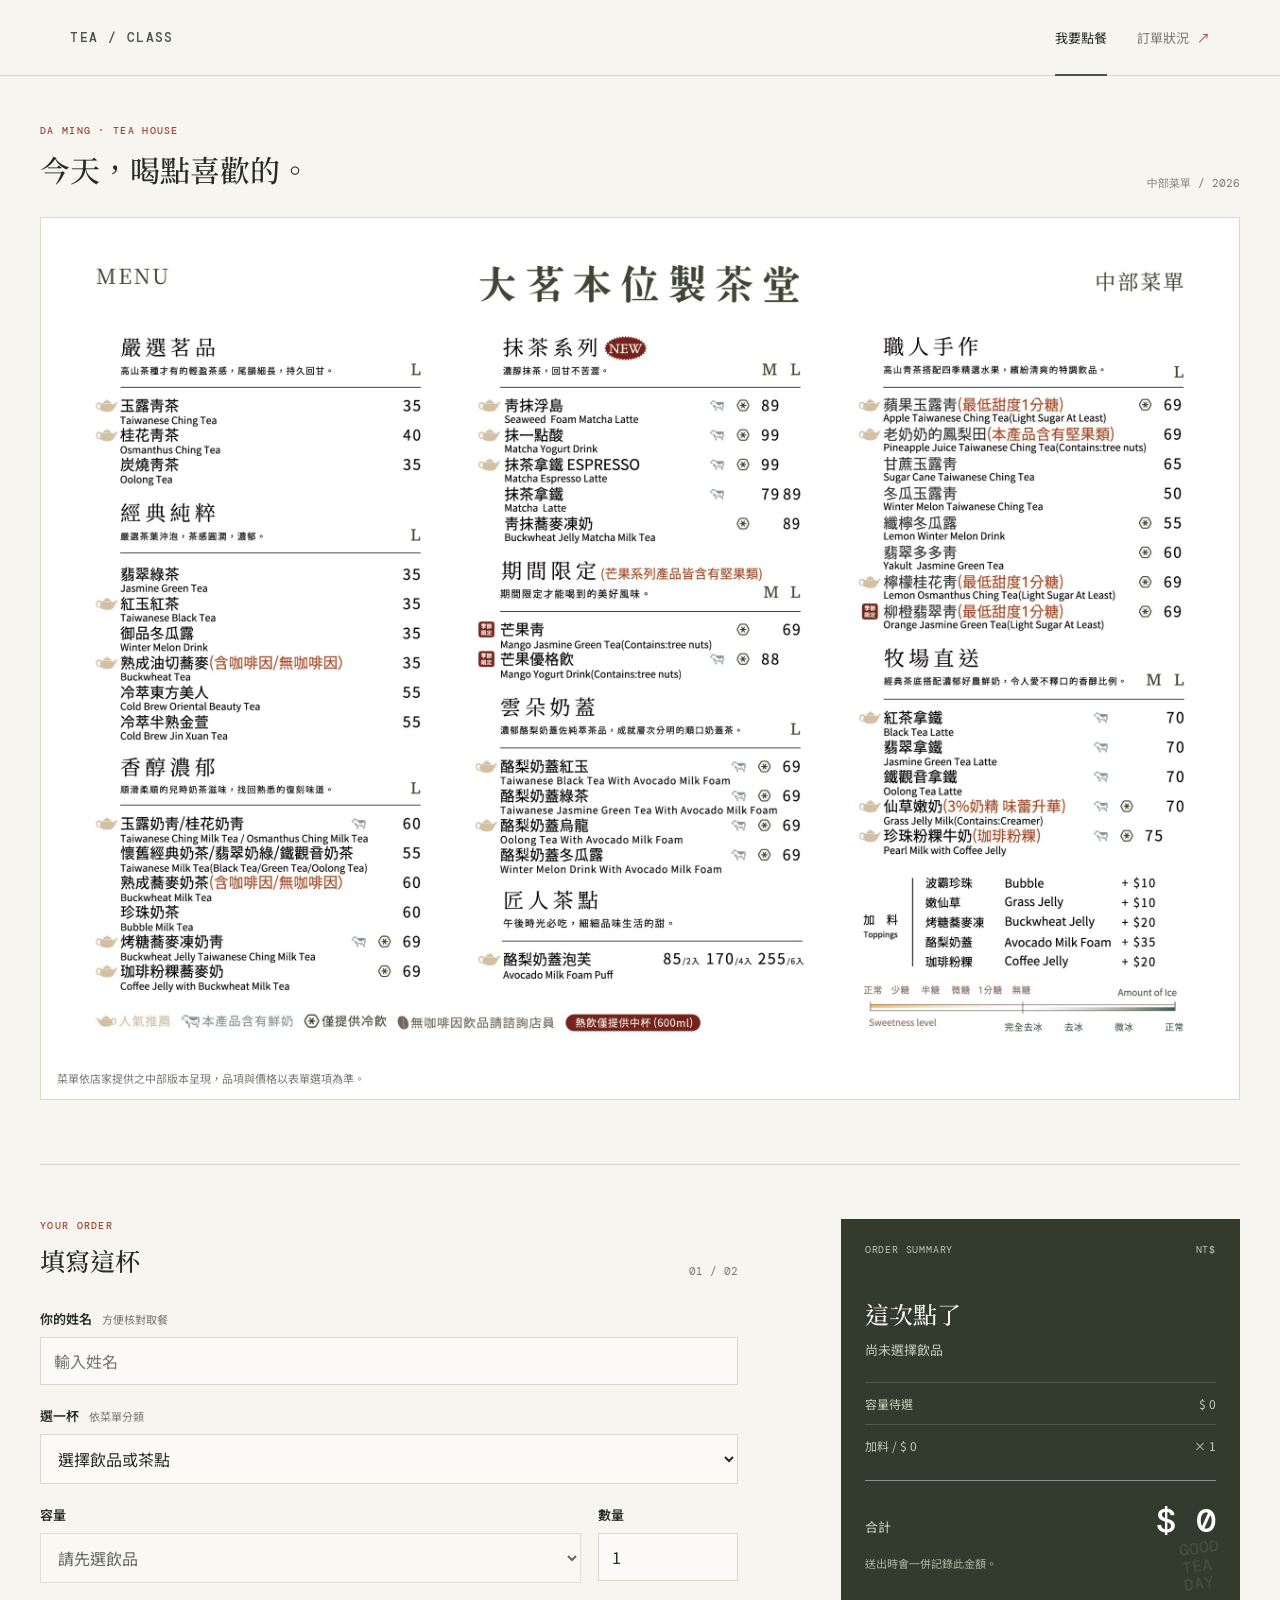
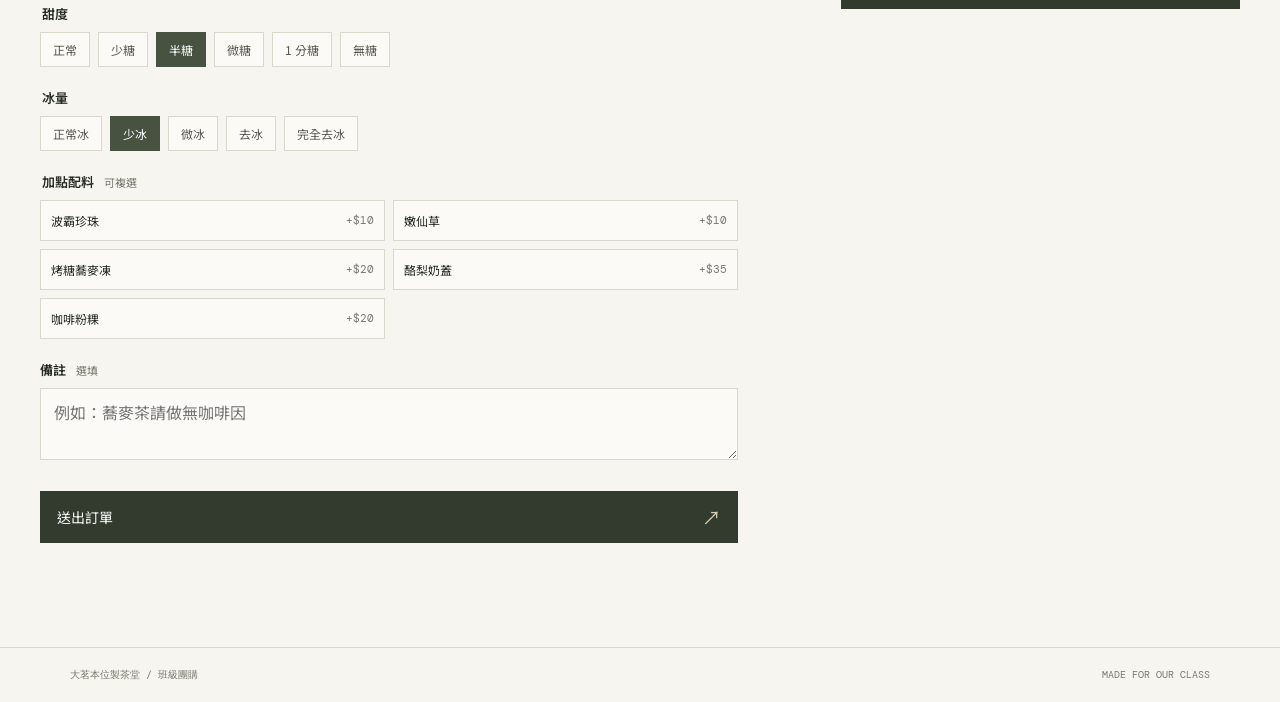
<file: index.html>
<!doctype html>
<html lang="zh-Hant">
  <head>
    <meta charset="utf-8">
    <meta name="viewport" content="width=device-width, initial-scale=1">
    <meta name="theme-color" content="#f6f5ef">
    <title>班級飲料訂單｜大茗本位製茶堂</title>
    <link rel="stylesheet" href="styles.css">
    <script src="app.js?v=2" defer></script>
  </head>
  <body>
    <header class="site-header">
      <a class="wordmark" href="index.html" aria-label="班級飲料訂單首頁">TEA / CLASS</a>
      <nav aria-label="主要導覽">
        <a class="nav-link is-current" href="index.html">我要點餐</a>
        <a class="nav-link" href="status.html">訂單狀況 <span class="nav-arrow" aria-hidden="true">↗</span></a>
      </nav>
    </header>
    <main class="order-page">
      <section class="menu-row" aria-labelledby="menu-title">
        <div class="section-heading menu-heading">
          <div><p class="eyebrow">DA MING · TEA HOUSE</p><h1 id="menu-title">今天，喝點喜歡的。</h1></div>
          <span class="heading-note">中部菜單 / 2026</span>
        </div>
        <figure class="menu-figure">
          <img src="menu.jpg" alt="大茗本位製茶堂完整飲品菜單，含品項、價格、加料、甜度與冰量" width="2480" height="1754">
          <figcaption>菜單依店家提供之中部版本呈現，品項與價格以表單選項為準。</figcaption>
        </figure>
      </section>
      <section class="order-row" aria-label="填寫訂單與價格">
        <form id="order-form" class="order-form">
          <div class="section-heading form-heading">
            <div><p class="eyebrow">YOUR ORDER</p><h2>填寫這杯</h2></div>
            <span class="step-mark">01 / 02</span>
          </div>
          <label class="field-label" for="customer-name">你的姓名 <span>方便核對取餐</span></label>
          <input id="customer-name" name="name" type="text" autocomplete="name" maxlength="30" placeholder="輸入姓名" required>
          <label class="field-label" for="drink">選一杯 <span>依菜單分類</span></label>
          <select id="drink" name="drink" required><option value="" selected disabled>選擇飲品或茶點</option></select>
          <div class="field-pair">
            <div><label class="field-label" for="size">容量</label><select id="size" name="size" required></select></div>
            <div><label class="field-label" for="quantity">數量</label><input id="quantity" name="quantity" type="number" min="1" max="20" value="1" required></div>
          </div>
          <fieldset class="choice-fieldset"><legend class="field-label">甜度</legend><div class="choice-row" id="sugar-options"></div></fieldset>
          <fieldset class="choice-fieldset"><legend class="field-label">冰量</legend><div class="choice-row" id="ice-options"></div></fieldset>
          <fieldset class="choice-fieldset toppings-fieldset"><legend class="field-label">加點配料 <span>可複選</span></legend><div class="topping-options" id="topping-options"></div></fieldset>
          <label class="field-label" for="note">備註 <span>選填</span></label>
          <textarea id="note" name="note" rows="2" maxlength="120" placeholder="例如：蕎麥茶請做無咖啡因"></textarea>
          <button class="submit-button" type="submit">送出訂單 <span aria-hidden="true">↗</span></button>
          <p id="form-message" class="form-message" role="status" aria-live="polite"></p>
        </form>
        <aside class="price-panel" aria-labelledby="price-title">
          <div class="price-topline"><span>ORDER SUMMARY</span><span>NT$</span></div>
          <h2 id="price-title">這次點了</h2>
          <p id="summary-drink" class="summary-drink">尚未選擇飲品</p>
          <div class="summary-line"><span id="summary-size">容量待選</span><span id="summary-unit">$ 0</span></div>
          <div class="summary-line"><span id="summary-toppings">加料 $ 0</span><span id="summary-quantity">× 1</span></div>
          <div class="price-total"><span>合計</span><strong id="total-price">$ 0</strong></div>
          <p class="price-caption">送出時會一併記錄此金額。</p>
          <div class="price-stamp" aria-hidden="true">GOOD<br>TEA<br>DAY</div>
        </aside>
      </section>
    </main>
    <footer class="site-footer"><span>大茗本位製茶堂 / 班級團購</span><span>MADE FOR OUR CLASS</span></footer>
  </body>
</html>
</file>
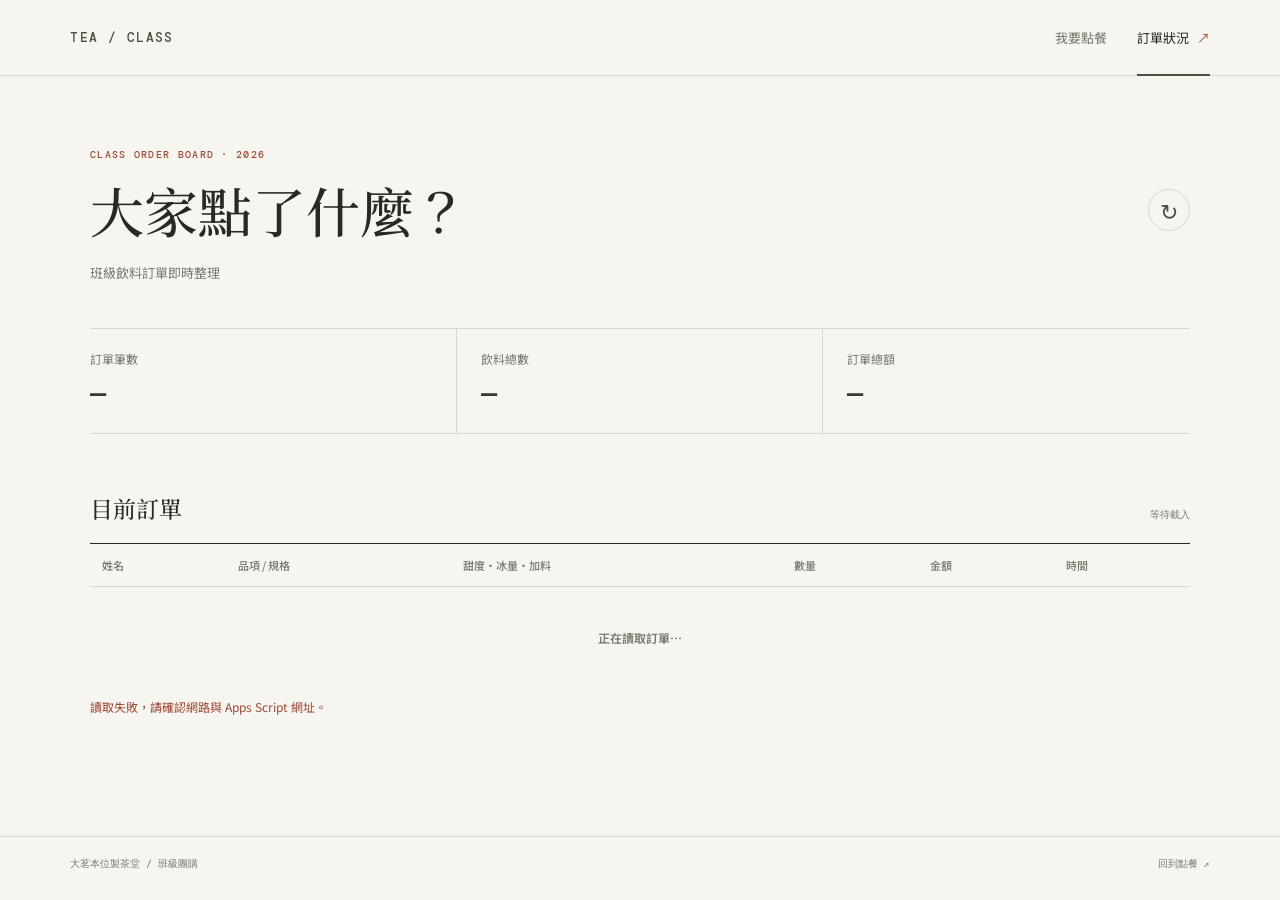
<file: status.html>
<!doctype html>
<html lang="zh-Hant">
  <head>
    <meta charset="utf-8">
    <meta name="viewport" content="width=device-width, initial-scale=1">
    <meta name="theme-color" content="#f6f5ef">
    <title>目前訂單｜大茗本位製茶堂</title>
    <link rel="stylesheet" href="styles.css">
    <script src="status.js?v=2" defer></script>
  </head>
  <body>
    <header class="site-header">
      <a class="wordmark" href="index.html" aria-label="班級飲料訂單首頁">TEA / CLASS</a>
      <nav aria-label="主要導覽"><a class="nav-link" href="index.html">我要點餐</a><a class="nav-link is-current" href="status.html">訂單狀況 <span class="nav-arrow" aria-hidden="true">↗</span></a></nav>
    </header>
    <main class="status-page">
      <section class="status-intro">
        <p class="eyebrow">CLASS ORDER BOARD · 2026</p>
        <div class="status-title-row"><h1>大家點了什麼？</h1><button id="refresh-orders" class="refresh-button" type="button" aria-label="重新整理訂單" title="重新整理">↻</button></div>
        <p class="status-subtitle">班級飲料訂單即時整理</p>
      </section>
      <section class="status-summary" aria-label="訂單統計">
        <div><span>訂單筆數</span><strong id="order-count">—</strong></div><div><span>飲料總數</span><strong id="drink-count">—</strong></div><div><span>訂單總額</span><strong id="order-total">—</strong></div>
      </section>
      <section class="orders-section" aria-labelledby="orders-title">
        <div class="list-heading"><h2 id="orders-title">目前訂單</h2><span id="updated-at">等待載入</span></div>
        <div class="table-wrap"><table><thead><tr><th scope="col">姓名</th><th scope="col">品項 / 規格</th><th scope="col">甜度・冰量・加料</th><th scope="col">數量</th><th scope="col">金額</th><th scope="col">時間</th></tr></thead><tbody id="orders-list"><tr><td class="empty-state" colspan="6">正在讀取訂單…</td></tr></tbody></table></div>
        <p id="status-message" class="status-message" role="status" aria-live="polite"></p>
      </section>
    </main>
    <footer class="site-footer"><span>大茗本位製茶堂 / 班級團購</span><span><a href="index.html">回到點餐 ↗</a></span></footer>
  </body>
</html>
</file>
<file: styles.css>
@import url('https://fonts.googleapis.com/css2?family=DM+Mono:wght@400;500&family=Noto+Serif+TC:wght@400;500;600;700&family=Noto+Sans+TC:wght@400;500;600;700&display=swap');
:root{color-scheme:light;--paper:#f6f5ef;--ink:#252a22;--muted:#76796e;--olive:#475241;--olive-dark:#323b2d;--line:#d9d8cd;--red:#9e4938;--tea:#c8bda4;--sans:'Noto Sans TC',sans-serif;--serif:'Noto Serif TC',serif;--mono:'DM Mono',monospace;font-family:var(--sans);background:var(--paper);color:var(--ink);font-synthesis:none}
*{box-sizing:border-box}body{margin:0;min-width:320px;background:var(--paper)}a{color:inherit}button,input,select,textarea{font:inherit}.site-header{height:76px;padding:0 5.5vw;display:flex;align-items:center;justify-content:space-between;border-bottom:1px solid var(--line)}.wordmark{font:500 13px var(--mono);letter-spacing:1.4px;text-decoration:none;color:var(--olive)}.site-header nav{display:flex;gap:30px;height:100%;align-items:center}.nav-link{position:relative;display:flex;align-items:center;gap:8px;height:100%;color:var(--muted);text-decoration:none;font-size:13px}.nav-link.is-current{color:var(--ink)}.nav-link.is-current:after{position:absolute;right:0;bottom:-1px;left:0;height:2px;background:var(--olive);content:''}.nav-arrow{color:var(--red)}.order-page{max-width:1320px;margin:0 auto;padding:48px 40px 0}.section-heading{display:flex;justify-content:space-between;align-items:end}.eyebrow{margin:0 0 10px;color:var(--red);font:500 10px var(--mono);letter-spacing:1.3px}h1,h2,p{margin-top:0}.section-heading h1,.section-heading h2,.status-intro h1{margin:0;font-family:var(--serif);font-weight:500}.section-heading h1{font-size:30px}.heading-note,.step-mark{color:var(--muted);font:11px var(--mono)}.menu-figure{margin:26px 0 0;padding:13px;border:1px solid var(--line);background:#fff}.menu-figure img{display:block;width:100%;height:auto;object-fit:contain}.menu-figure figcaption{padding:10px 3px 0;color:var(--muted);font-size:11px}.order-row{display:grid;grid-template-columns:minmax(0,1.4fr) minmax(290px,.8fr);gap:clamp(42px,8vw,112px);align-items:start;margin-top:64px;padding:54px 0 74px;border-top:1px solid var(--line)}.form-heading{margin-bottom:31px}.form-heading h2{font-size:25px}.order-form{min-width:0}.field-label{display:flex;align-items:baseline;gap:10px;margin:21px 0 9px;color:var(--ink);font-size:13px;font-weight:600}.field-label span{color:var(--muted);font-size:11px;font-weight:400}.order-form input,.order-form select,.order-form textarea{width:100%;min-height:46px;padding:11px 13px;border:1px solid var(--line);border-radius:0;outline:none;background:#fbfaf6;color:var(--ink)}.order-form textarea{min-height:68px;resize:vertical}.order-form input:focus,.order-form select:focus,.order-form textarea:focus{border-color:var(--olive);box-shadow:0 0 0 2px #4752411c}.field-pair{display:grid;grid-template-columns:1fr 140px;gap:17px}.choice-fieldset{min-width:0;margin:21px 0 0;padding:0;border:0}.choice-fieldset .field-label{margin-top:0}.choice-row{display:flex;flex-wrap:wrap;gap:8px}.choice-pill{position:relative;cursor:pointer}.choice-pill input,.topping-option input{position:absolute;width:1px;height:1px;opacity:0}.choice-pill span{display:block;padding:8px 12px;border:1px solid var(--line);color:#56594f;background:#fbfaf6;font-size:12px;transition:background .15s ease,color .15s ease,border-color .15s ease}.choice-pill input:checked+span{border-color:var(--olive);background:var(--olive);color:white}.choice-pill input:focus-visible+span,.topping-option input:focus-visible+span{outline:2px solid var(--red);outline-offset:2px}.topping-options{display:grid;grid-template-columns:repeat(2,minmax(0,1fr));gap:8px}.topping-option{position:relative;display:flex;justify-content:space-between;align-items:center;min-height:41px;padding:8px 10px;border:1px solid var(--line);background:#fbfaf6;cursor:pointer;font-size:12px}.topping-option span:last-child{color:var(--muted);font:11px var(--mono)}.topping-option:has(input:checked){border-color:var(--olive);background:#eeefe8}.submit-button{display:flex;justify-content:space-between;align-items:center;width:100%;min-height:52px;margin-top:26px;padding:0 17px;border:0;background:var(--olive-dark);color:#fff;cursor:pointer;font-size:14px}.submit-button:hover{background:#20271e}.submit-button:disabled{opacity:.6;cursor:wait}.submit-button span{color:#d8cbb2;font-size:19px}.form-message,.status-message{min-height:20px;margin:10px 0 0;color:var(--olive);font-size:12px}.form-message.is-error,.status-message.is-error{color:var(--red)}.price-panel{position:sticky;top:25px;min-height:390px;padding:24px;overflow:hidden;background:var(--olive-dark);color:#f7f5ee}.price-topline{display:flex;justify-content:space-between;color:#c2c7b8;font:10px var(--mono);letter-spacing:.8px}.price-panel h2{margin:40px 0 9px;font:500 24px var(--serif)}.summary-drink{min-height:42px;margin:0;color:#c7cbbb;font-size:13px}.summary-line{display:flex;justify-content:space-between;padding:12px 0;border-top:1px solid #ffffff28;color:#c7cbbb;font-size:12px}.price-total{display:flex;justify-content:space-between;align-items:baseline;margin-top:14px;padding-top:17px;border-top:1px solid #ffffff70}.price-total span{color:#d4d6cb;font-size:13px}.price-total strong{color:#fff;font:500 34px var(--mono)}.price-caption{margin:12px 0 0;color:#aeb5a4;font-size:11px}.price-stamp{position:absolute;right:18px;bottom:17px;color:#ffffff18;font:500 16px/1.1 var(--mono);transform:rotate(-8deg)}.site-footer{display:flex;justify-content:space-between;padding:20px 5.5vw;border-top:1px solid var(--line);color:var(--muted);font:10px var(--mono)}.site-footer a{text-decoration:none}
.status-page{max-width:1180px;min-height:calc(100vh - 140px);margin:0 auto;padding:72px 40px 80px}.status-intro h1{font-size:clamp(32px,5vw,54px)}.status-title-row{display:flex;justify-content:space-between;align-items:center}.status-subtitle{margin:15px 0 0;color:var(--muted);font-size:13px}.refresh-button{width:42px;height:42px;border:1px solid var(--line);border-radius:50%;background:transparent;color:var(--olive);cursor:pointer;font-size:22px}.refresh-button:hover{background:#e9e9df}.status-summary{display:grid;grid-template-columns:repeat(3,1fr);margin:46px 0 58px;border-top:1px solid var(--line);border-bottom:1px solid var(--line)}.status-summary>div{display:flex;flex-direction:column;gap:10px;padding:21px 24px;border-right:1px solid var(--line)}.status-summary>div:first-child{padding-left:0}.status-summary>div:last-child{border-right:0}.status-summary span{color:var(--muted);font-size:12px}.status-summary strong{color:var(--olive-dark);font:500 27px var(--mono)}.list-heading{display:flex;justify-content:space-between;align-items:baseline;margin-bottom:18px}.list-heading h2{margin:0;font:500 23px var(--serif)}.list-heading span{color:var(--muted);font:10px var(--mono)}.table-wrap{overflow-x:auto;border-top:1px solid var(--ink)}table{width:100%;border-collapse:collapse;text-align:left}th{padding:13px 12px;color:var(--muted);font-size:11px;font-weight:500;white-space:nowrap}td{padding:16px 12px;border-top:1px solid var(--line);font-size:12px;vertical-align:top}td:first-child{font-weight:600}td:nth-child(2){min-width:180px}td:nth-child(3){min-width:180px;color:var(--muted)}td:nth-child(5){font-family:var(--mono);white-space:nowrap}td:nth-child(6){color:var(--muted);font:10px var(--mono);white-space:nowrap}.empty-state{padding:42px 12px;color:var(--muted);text-align:center}
@media(max-width:720px){.site-header{height:64px;padding:0 20px}.site-header nav{gap:19px}.order-page{padding:34px 20px 0}.section-heading h1{font-size:24px}.heading-note{font-size:9px}.menu-figure{margin-top:18px;padding:7px}.menu-figure figcaption{font-size:10px}.order-row{grid-template-columns:1fr;gap:28px;margin-top:42px;padding:38px 0 46px}.price-panel{position:relative;top:auto;min-height:340px}.field-pair{grid-template-columns:1fr 100px}.status-page{padding:48px 20px 60px}.status-summary{margin:34px 0 42px}.status-summary>div{padding:16px 11px}.status-summary strong{font-size:20px}.status-summary span{font-size:10px}.site-footer{padding:18px 20px;font-size:8px}}
@media(prefers-reduced-motion:reduce){*,*::before,*::after{scroll-behavior:auto!important;transition-duration:.01ms!important}}
</file>
